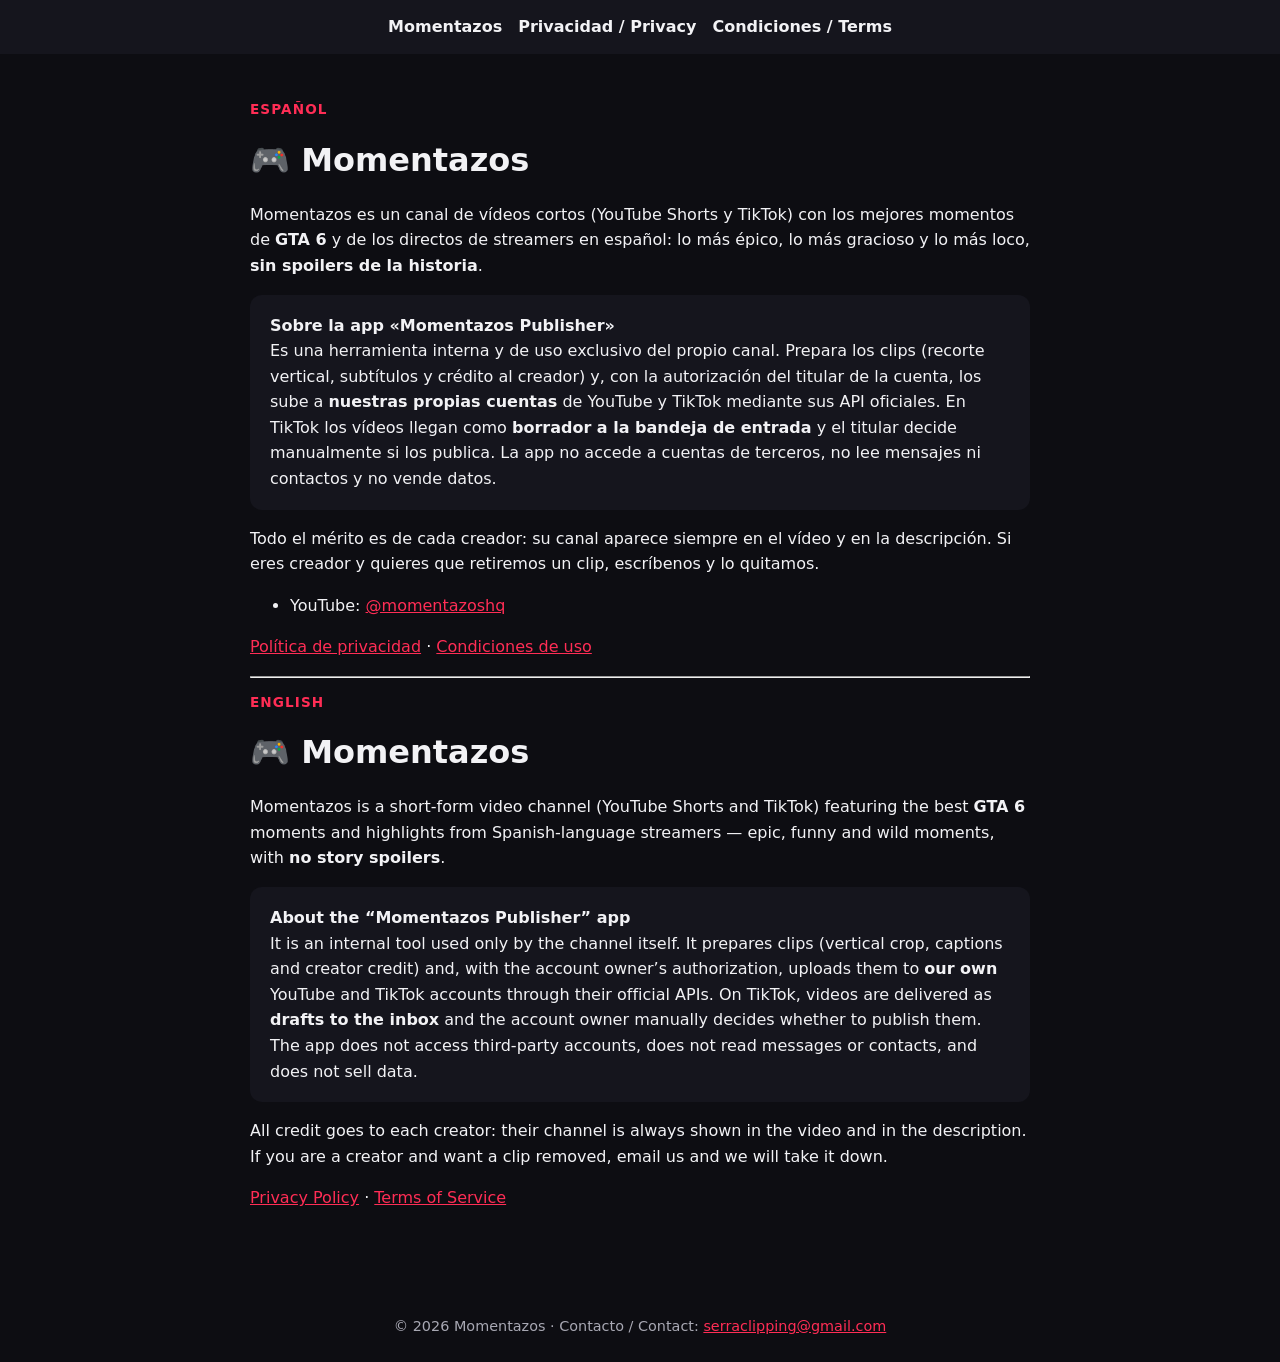
<file: index.html>
<!doctype html><html lang="es"><head><meta charset="utf-8"><meta name="viewport" content="width=device-width,initial-scale=1">
<title>Momentazos — Clips de GTA 6 y streamers en español</title>
<meta name="description" content="Momentazos: los mejores momentos de GTA 6 y de los directos de tus streamers favoritos, en vídeos cortos y en español, siempre con crédito al creador.">
<link rel="stylesheet" href="style.css"></head><body><nav><a href="index.html">Momentazos</a><a href="privacidad.html">Privacidad / Privacy</a><a href="condiciones.html">Condiciones / Terms</a></nav><main>
<p class="lang">Español</p>
<h1>🎮 Momentazos</h1>
<p>Momentazos es un canal de vídeos cortos (YouTube Shorts y TikTok) con los mejores momentos de <strong>GTA 6</strong> y de los directos de streamers en español: lo más épico, lo más gracioso y lo más loco, <strong>sin spoilers de la historia</strong>.</p>
<div class="card"><strong>Sobre la app «Momentazos Publisher»</strong><br>
Es una herramienta interna y de uso exclusivo del propio canal. Prepara los clips (recorte vertical, subtítulos y crédito al creador) y, con la autorización del titular de la cuenta, los sube a <strong>nuestras propias cuentas</strong> de YouTube y TikTok mediante sus API oficiales. En TikTok los vídeos llegan como <strong>borrador a la bandeja de entrada</strong> y el titular decide manualmente si los publica. La app no accede a cuentas de terceros, no lee mensajes ni contactos y no vende datos.</div>
<p>Todo el mérito es de cada creador: su canal aparece siempre en el vídeo y en la descripción. Si eres creador y quieres que retiremos un clip, escríbenos y lo quitamos.</p>
<ul><li>YouTube: <a href="https://www.youtube.com/@momentazoshq">@momentazoshq</a></li></ul>
<p><a href="privacidad.html">Política de privacidad</a> · <a href="condiciones.html">Condiciones de uso</a></p>
<hr>
<p class="lang">English</p>
<h1>🎮 Momentazos</h1>
<p>Momentazos is a short-form video channel (YouTube Shorts and TikTok) featuring the best <strong>GTA 6</strong> moments and highlights from Spanish-language streamers — epic, funny and wild moments, with <strong>no story spoilers</strong>.</p>
<div class="card"><strong>About the “Momentazos Publisher” app</strong><br>
It is an internal tool used only by the channel itself. It prepares clips (vertical crop, captions and creator credit) and, with the account owner’s authorization, uploads them to <strong>our own</strong> YouTube and TikTok accounts through their official APIs. On TikTok, videos are delivered as <strong>drafts to the inbox</strong> and the account owner manually decides whether to publish them. The app does not access third-party accounts, does not read messages or contacts, and does not sell data.</div>
<p>All credit goes to each creator: their channel is always shown in the video and in the description. If you are a creator and want a clip removed, email us and we will take it down.</p>
<p><a href="privacy.html">Privacy Policy</a> · <a href="terms.html">Terms of Service</a></p>
</main><footer>© 2026 Momentazos · Contacto / Contact: <a href="mailto:serraclipping@gmail.com">serraclipping@gmail.com</a></footer></body></html>
</file>
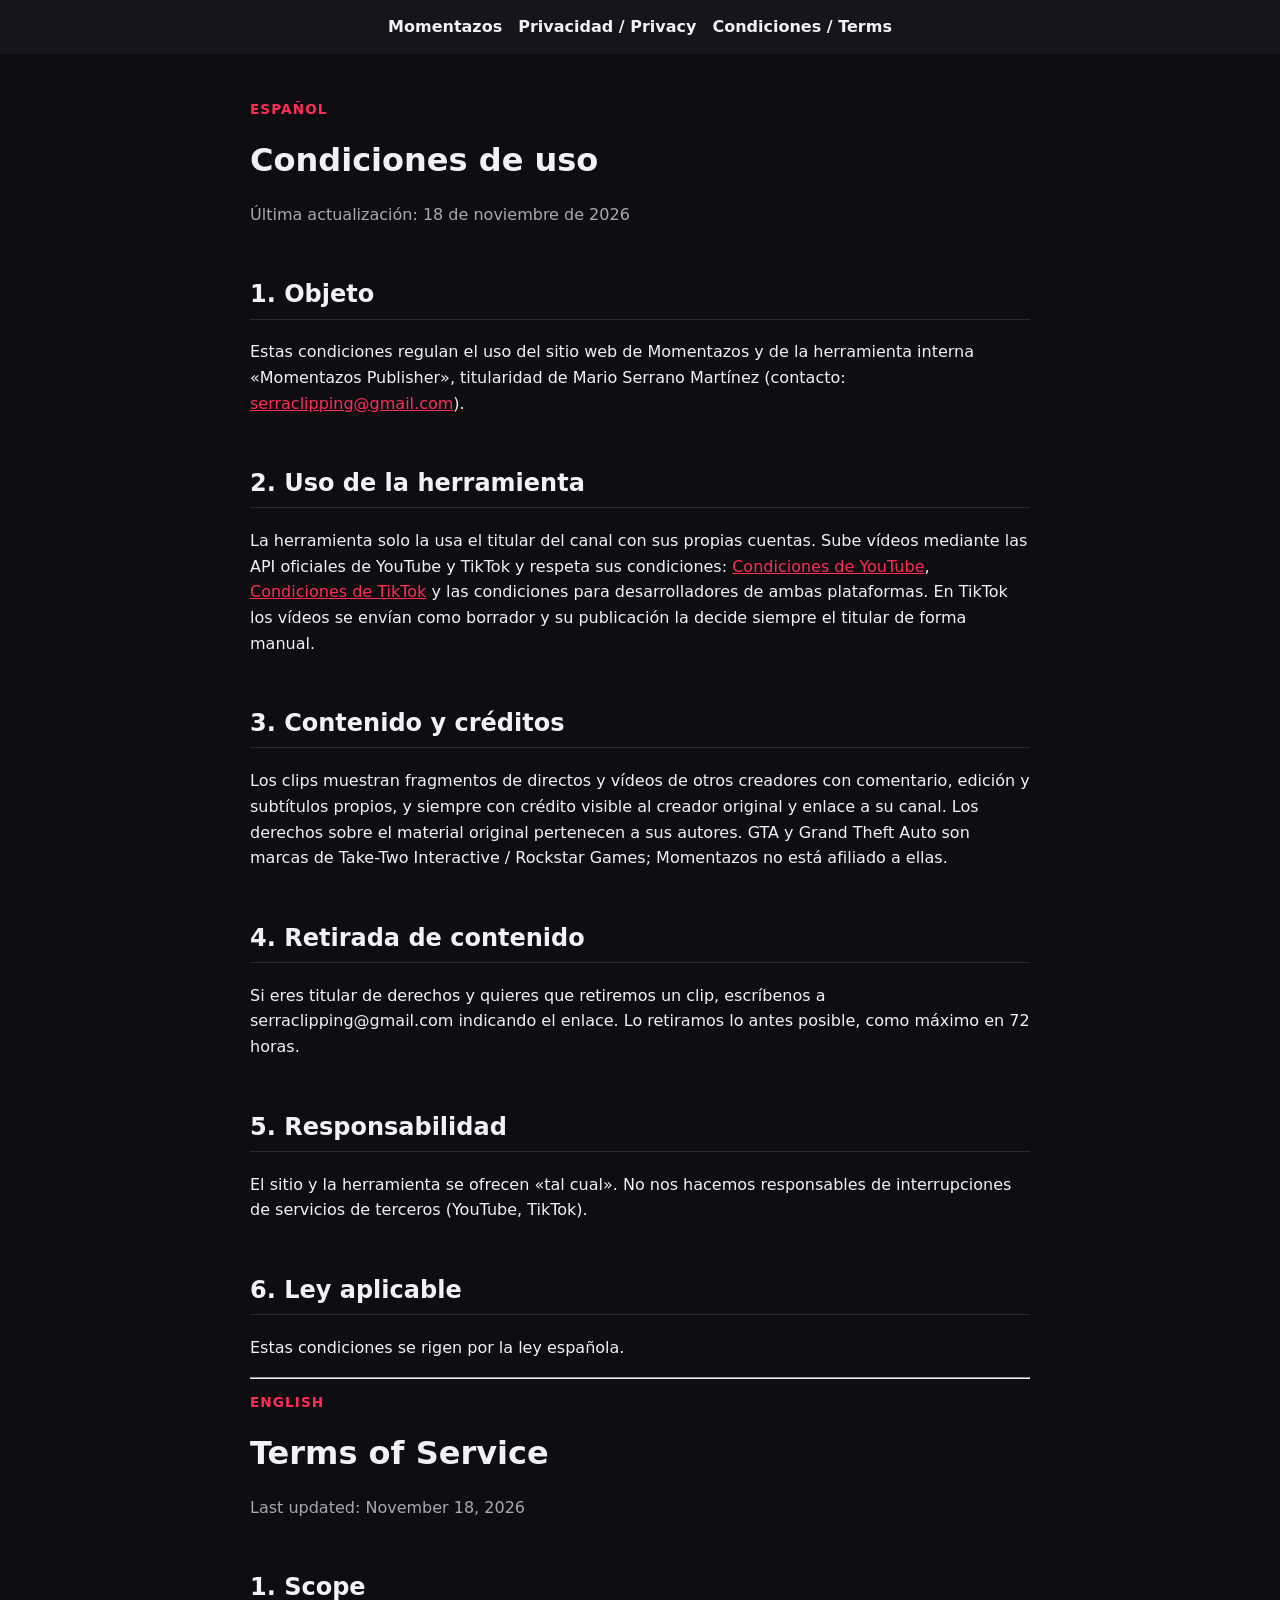
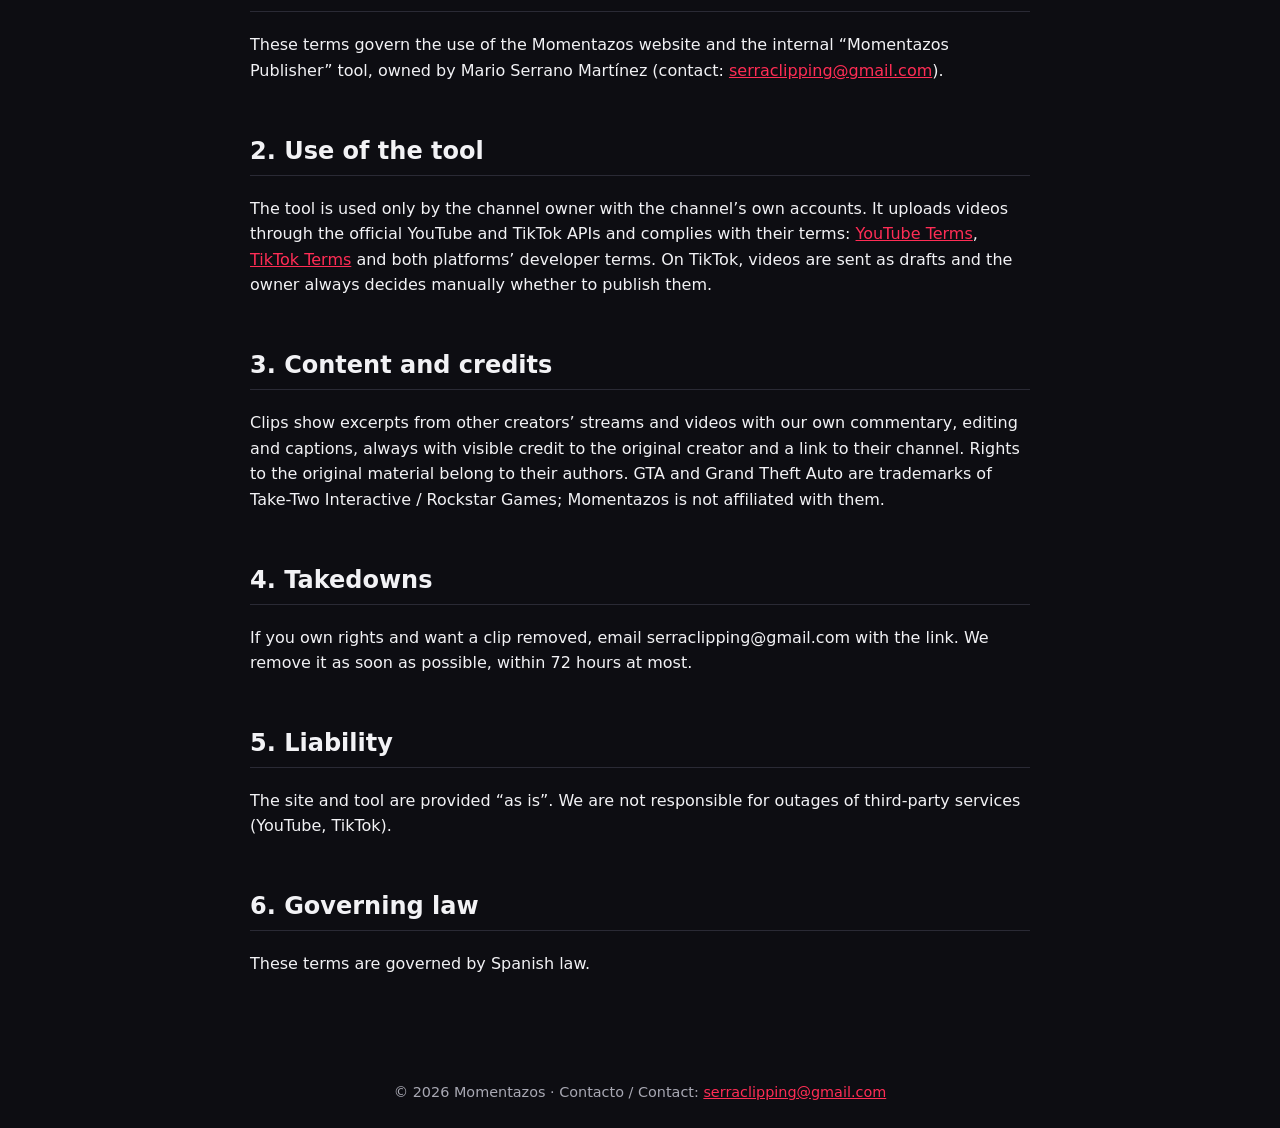
<file: condiciones.html>
<!doctype html><html lang="es"><head><meta charset="utf-8"><meta name="viewport" content="width=device-width,initial-scale=1">
<title>Condiciones de uso / Terms of Service — Momentazos</title><link rel="stylesheet" href="style.css"></head><body><nav><a href="index.html">Momentazos</a><a href="privacidad.html">Privacidad / Privacy</a><a href="condiciones.html">Condiciones / Terms</a></nav><main>
<p class="lang">Español</p>
<h1>Condiciones de uso</h1><p class="mut">Última actualización: 18 de noviembre de 2026</p>
<h2>1. Objeto</h2><p>Estas condiciones regulan el uso del sitio web de Momentazos y de la herramienta interna «Momentazos Publisher», titularidad de Mario Serrano Martínez (contacto: <a href="mailto:serraclipping@gmail.com">serraclipping@gmail.com</a>).</p>
<h2>2. Uso de la herramienta</h2><p>La herramienta solo la usa el titular del canal con sus propias cuentas. Sube vídeos mediante las API oficiales de YouTube y TikTok y respeta sus condiciones: <a href="https://www.youtube.com/t/terms">Condiciones de YouTube</a>, <a href="https://www.tiktok.com/legal/terms-of-service">Condiciones de TikTok</a> y las condiciones para desarrolladores de ambas plataformas. En TikTok los vídeos se envían como borrador y su publicación la decide siempre el titular de forma manual.</p>
<h2>3. Contenido y créditos</h2><p>Los clips muestran fragmentos de directos y vídeos de otros creadores con comentario, edición y subtítulos propios, y siempre con crédito visible al creador original y enlace a su canal. Los derechos sobre el material original pertenecen a sus autores. GTA y Grand Theft Auto son marcas de Take-Two Interactive / Rockstar Games; Momentazos no está afiliado a ellas.</p>
<h2>4. Retirada de contenido</h2><p>Si eres titular de derechos y quieres que retiremos un clip, escríbenos a serraclipping@gmail.com indicando el enlace. Lo retiramos lo antes posible, como máximo en 72 horas.</p>
<h2>5. Responsabilidad</h2><p>El sitio y la herramienta se ofrecen «tal cual». No nos hacemos responsables de interrupciones de servicios de terceros (YouTube, TikTok).</p>
<h2>6. Ley aplicable</h2><p>Estas condiciones se rigen por la ley española.</p>
<hr>
<p class="lang">English</p>
<h1 id="en">Terms of Service</h1><p class="mut">Last updated: November 18, 2026</p>
<h2>1. Scope</h2><p>These terms govern the use of the Momentazos website and the internal “Momentazos Publisher” tool, owned by Mario Serrano Martínez (contact: <a href="mailto:serraclipping@gmail.com">serraclipping@gmail.com</a>).</p>
<h2>2. Use of the tool</h2><p>The tool is used only by the channel owner with the channel’s own accounts. It uploads videos through the official YouTube and TikTok APIs and complies with their terms: <a href="https://www.youtube.com/t/terms">YouTube Terms</a>, <a href="https://www.tiktok.com/legal/terms-of-service">TikTok Terms</a> and both platforms’ developer terms. On TikTok, videos are sent as drafts and the owner always decides manually whether to publish them.</p>
<h2>3. Content and credits</h2><p>Clips show excerpts from other creators’ streams and videos with our own commentary, editing and captions, always with visible credit to the original creator and a link to their channel. Rights to the original material belong to their authors. GTA and Grand Theft Auto are trademarks of Take-Two Interactive / Rockstar Games; Momentazos is not affiliated with them.</p>
<h2>4. Takedowns</h2><p>If you own rights and want a clip removed, email serraclipping@gmail.com with the link. We remove it as soon as possible, within 72 hours at most.</p>
<h2>5. Liability</h2><p>The site and tool are provided “as is”. We are not responsible for outages of third-party services (YouTube, TikTok).</p>
<h2>6. Governing law</h2><p>These terms are governed by Spanish law.</p>
</main><footer>© 2026 Momentazos · Contacto / Contact: <a href="mailto:serraclipping@gmail.com">serraclipping@gmail.com</a></footer></body></html>
</file>
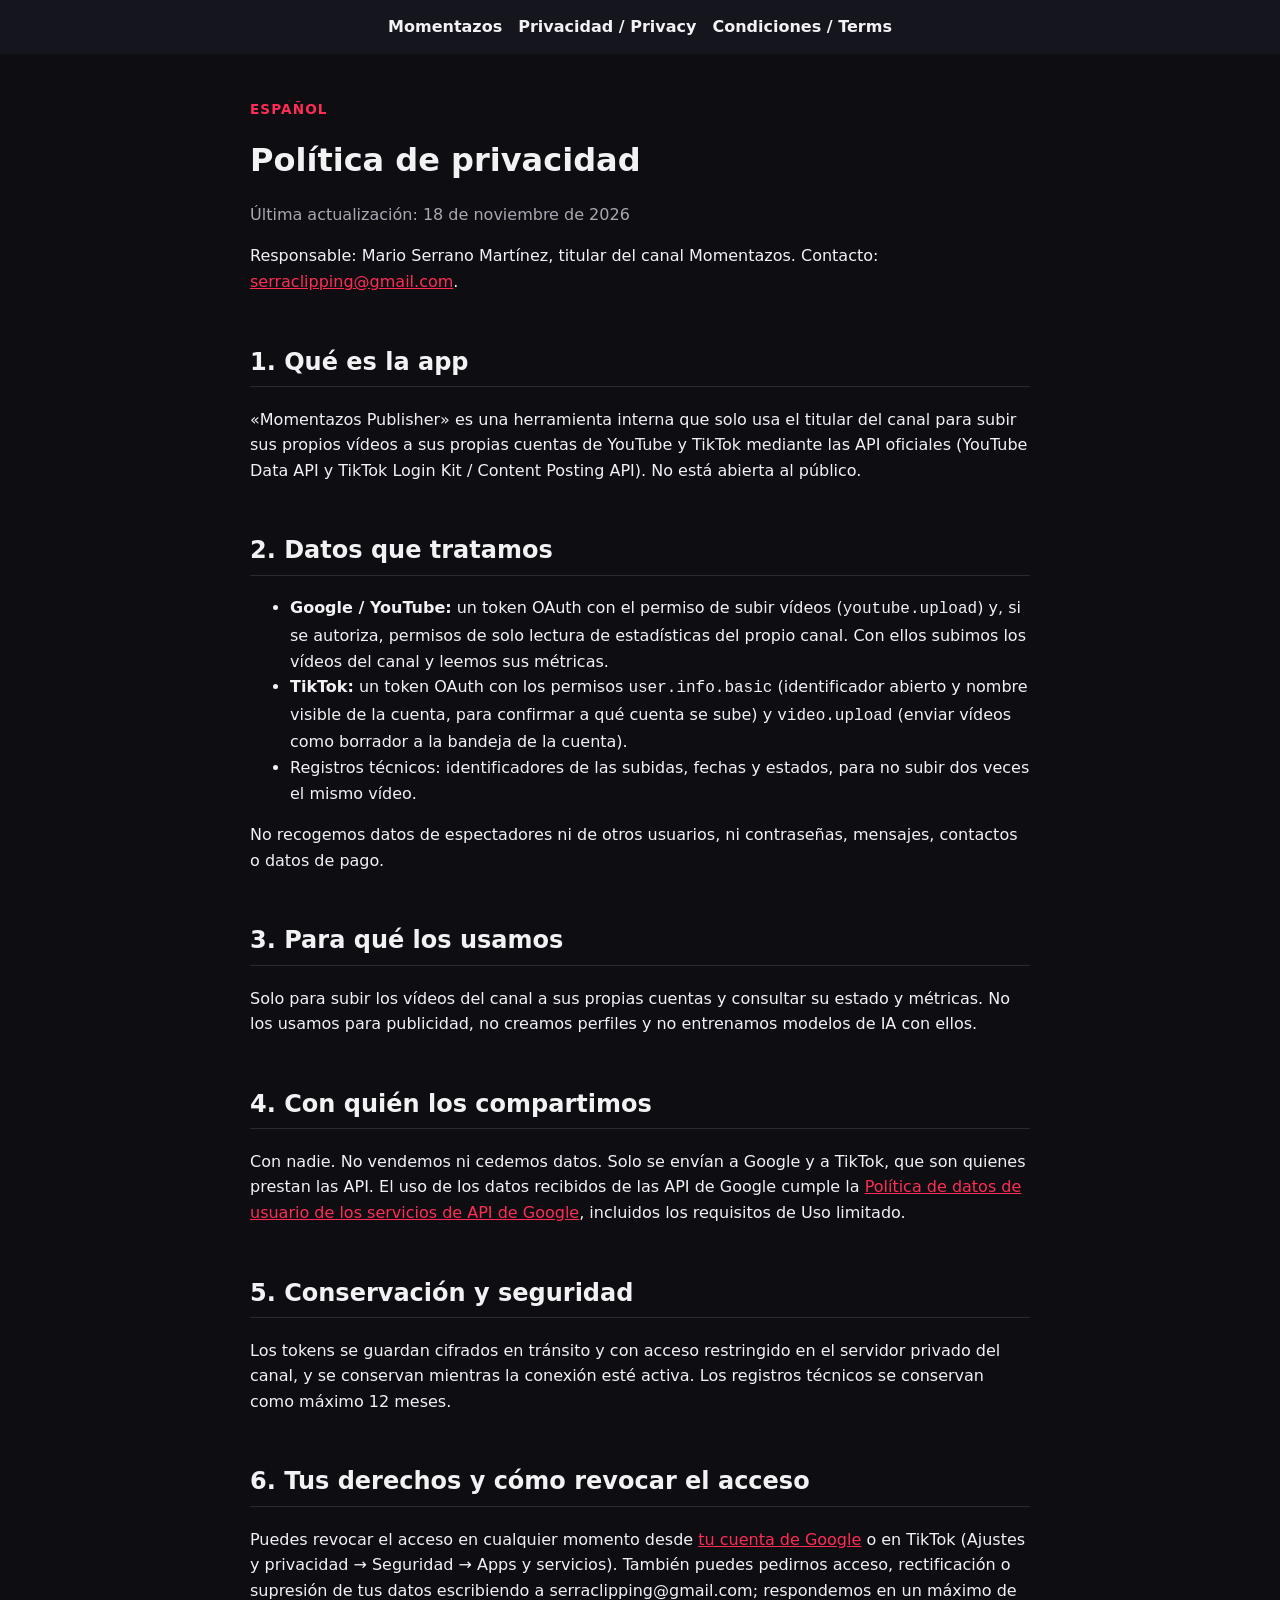
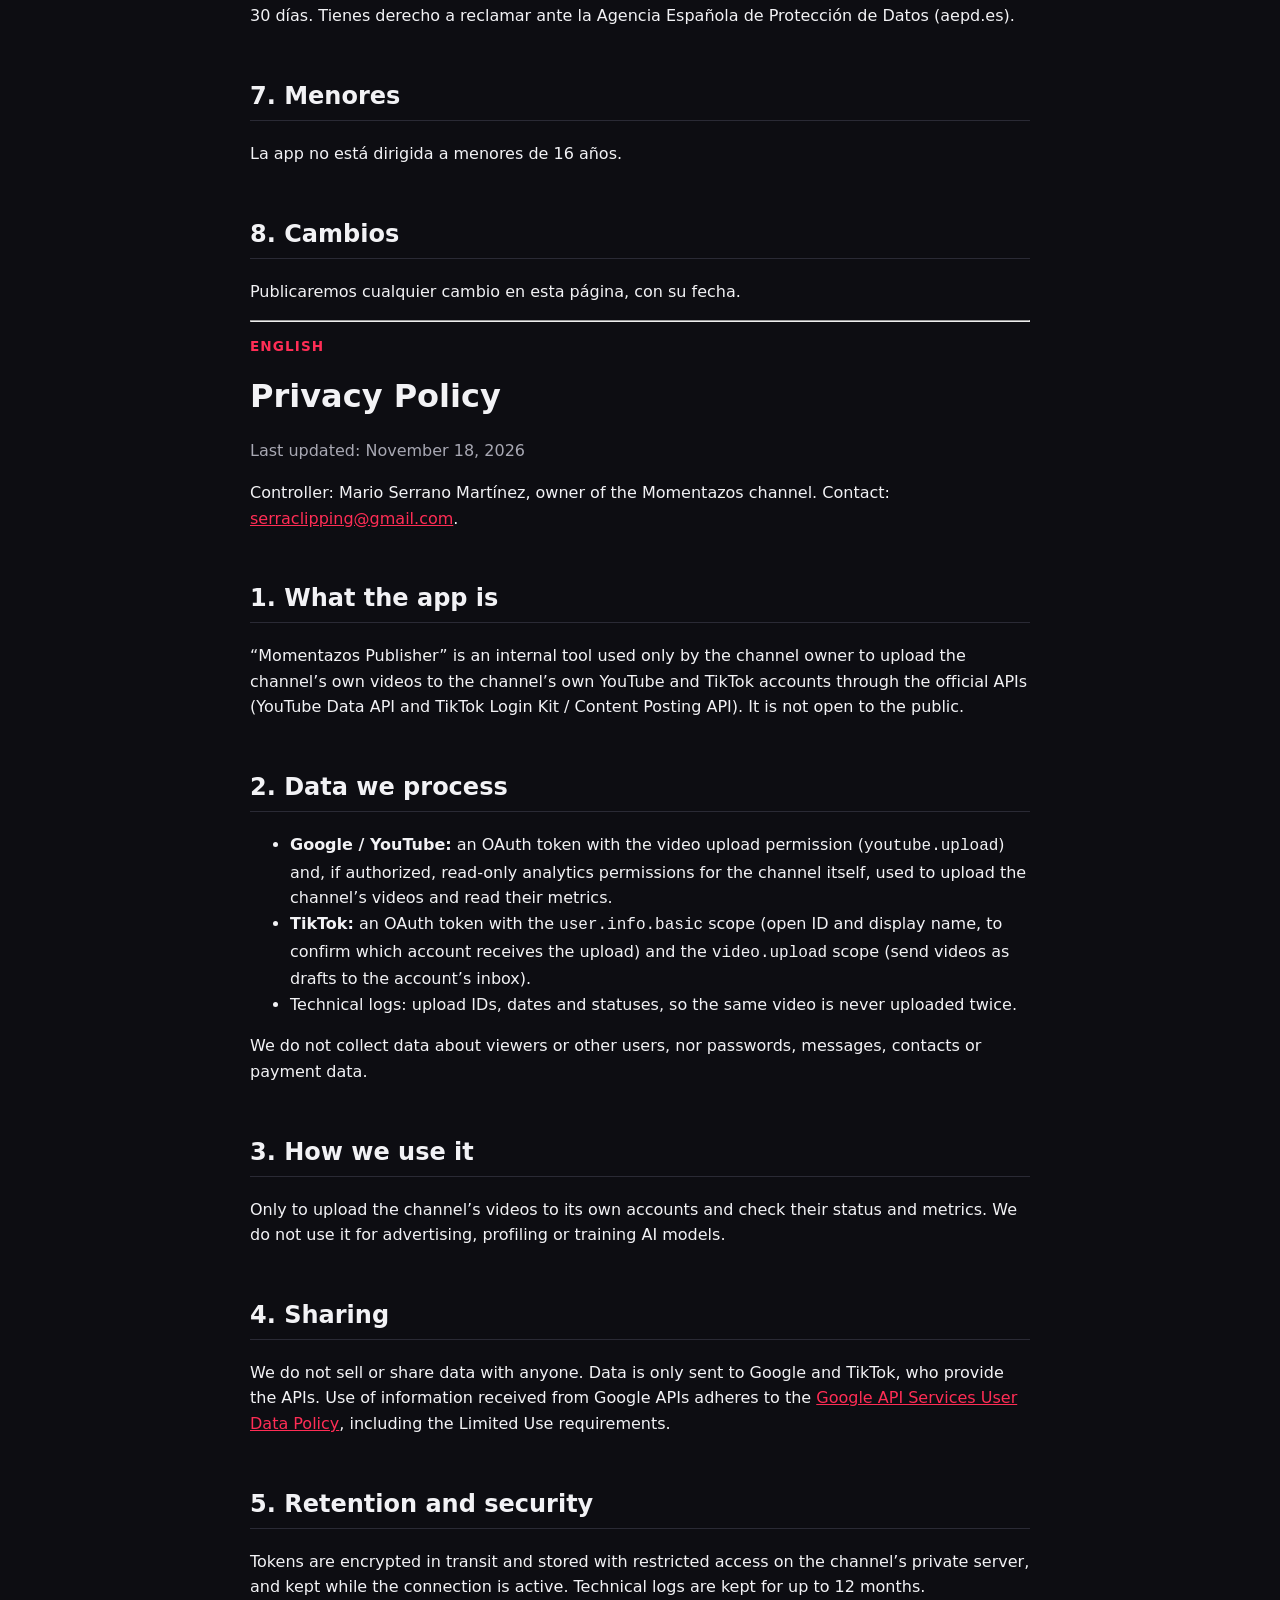
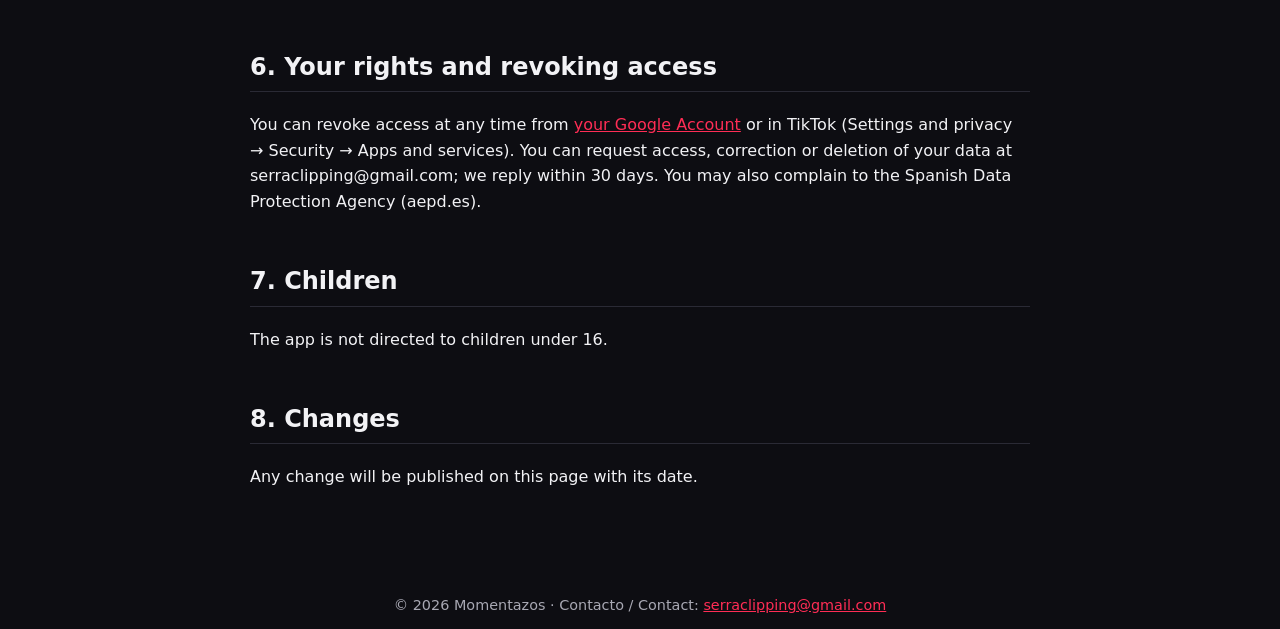
<file: privacidad.html>
<!doctype html><html lang="es"><head><meta charset="utf-8"><meta name="viewport" content="width=device-width,initial-scale=1">
<title>Política de privacidad / Privacy Policy — Momentazos</title><link rel="stylesheet" href="style.css"></head><body><nav><a href="index.html">Momentazos</a><a href="privacidad.html">Privacidad / Privacy</a><a href="condiciones.html">Condiciones / Terms</a></nav><main>
<p class="lang">Español</p>
<h1>Política de privacidad</h1><p class="mut">Última actualización: 18 de noviembre de 2026</p>
<p>Responsable: Mario Serrano Martínez, titular del canal Momentazos. Contacto: <a href="mailto:serraclipping@gmail.com">serraclipping@gmail.com</a>.</p>
<h2>1. Qué es la app</h2><p>«Momentazos Publisher» es una herramienta interna que solo usa el titular del canal para subir sus propios vídeos a sus propias cuentas de YouTube y TikTok mediante las API oficiales (YouTube Data API y TikTok Login Kit / Content Posting API). No está abierta al público.</p>
<h2>2. Datos que tratamos</h2><ul>
<li><strong>Google / YouTube:</strong> un token OAuth con el permiso de subir vídeos (<code>youtube.upload</code>) y, si se autoriza, permisos de solo lectura de estadísticas del propio canal. Con ellos subimos los vídeos del canal y leemos sus métricas.</li>
<li><strong>TikTok:</strong> un token OAuth con los permisos <code>user.info.basic</code> (identificador abierto y nombre visible de la cuenta, para confirmar a qué cuenta se sube) y <code>video.upload</code> (enviar vídeos como borrador a la bandeja de la cuenta).</li>
<li>Registros técnicos: identificadores de las subidas, fechas y estados, para no subir dos veces el mismo vídeo.</li></ul>
<p>No recogemos datos de espectadores ni de otros usuarios, ni contraseñas, mensajes, contactos o datos de pago.</p>
<h2>3. Para qué los usamos</h2><p>Solo para subir los vídeos del canal a sus propias cuentas y consultar su estado y métricas. No los usamos para publicidad, no creamos perfiles y no entrenamos modelos de IA con ellos.</p>
<h2>4. Con quién los compartimos</h2><p>Con nadie. No vendemos ni cedemos datos. Solo se envían a Google y a TikTok, que son quienes prestan las API. El uso de los datos recibidos de las API de Google cumple la <a href="https://developers.google.com/terms/api-services-user-data-policy">Política de datos de usuario de los servicios de API de Google</a>, incluidos los requisitos de Uso limitado.</p>
<h2>5. Conservación y seguridad</h2><p>Los tokens se guardan cifrados en tránsito y con acceso restringido en el servidor privado del canal, y se conservan mientras la conexión esté activa. Los registros técnicos se conservan como máximo 12 meses.</p>
<h2>6. Tus derechos y cómo revocar el acceso</h2><p>Puedes revocar el acceso en cualquier momento desde <a href="https://myaccount.google.com/permissions">tu cuenta de Google</a> o en TikTok (Ajustes y privacidad → Seguridad → Apps y servicios). También puedes pedirnos acceso, rectificación o supresión de tus datos escribiendo a serraclipping@gmail.com; respondemos en un máximo de 30 días. Tienes derecho a reclamar ante la Agencia Española de Protección de Datos (aepd.es).</p>
<h2>7. Menores</h2><p>La app no está dirigida a menores de 16 años.</p>
<h2>8. Cambios</h2><p>Publicaremos cualquier cambio en esta página, con su fecha.</p>
<hr>
<p class="lang">English</p>
<h1 id="en">Privacy Policy</h1><p class="mut">Last updated: November 18, 2026</p>
<p>Controller: Mario Serrano Martínez, owner of the Momentazos channel. Contact: <a href="mailto:serraclipping@gmail.com">serraclipping@gmail.com</a>.</p>
<h2>1. What the app is</h2><p>“Momentazos Publisher” is an internal tool used only by the channel owner to upload the channel’s own videos to the channel’s own YouTube and TikTok accounts through the official APIs (YouTube Data API and TikTok Login Kit / Content Posting API). It is not open to the public.</p>
<h2>2. Data we process</h2><ul>
<li><strong>Google / YouTube:</strong> an OAuth token with the video upload permission (<code>youtube.upload</code>) and, if authorized, read-only analytics permissions for the channel itself, used to upload the channel’s videos and read their metrics.</li>
<li><strong>TikTok:</strong> an OAuth token with the <code>user.info.basic</code> scope (open ID and display name, to confirm which account receives the upload) and the <code>video.upload</code> scope (send videos as drafts to the account’s inbox).</li>
<li>Technical logs: upload IDs, dates and statuses, so the same video is never uploaded twice.</li></ul>
<p>We do not collect data about viewers or other users, nor passwords, messages, contacts or payment data.</p>
<h2>3. How we use it</h2><p>Only to upload the channel’s videos to its own accounts and check their status and metrics. We do not use it for advertising, profiling or training AI models.</p>
<h2>4. Sharing</h2><p>We do not sell or share data with anyone. Data is only sent to Google and TikTok, who provide the APIs. Use of information received from Google APIs adheres to the <a href="https://developers.google.com/terms/api-services-user-data-policy">Google API Services User Data Policy</a>, including the Limited Use requirements.</p>
<h2>5. Retention and security</h2><p>Tokens are encrypted in transit and stored with restricted access on the channel’s private server, and kept while the connection is active. Technical logs are kept for up to 12 months.</p>
<h2>6. Your rights and revoking access</h2><p>You can revoke access at any time from <a href="https://myaccount.google.com/permissions">your Google Account</a> or in TikTok (Settings and privacy → Security → Apps and services). You can request access, correction or deletion of your data at serraclipping@gmail.com; we reply within 30 days. You may also complain to the Spanish Data Protection Agency (aepd.es).</p>
<h2>7. Children</h2><p>The app is not directed to children under 16.</p>
<h2>8. Changes</h2><p>Any change will be published on this page with its date.</p>
</main><footer>© 2026 Momentazos · Contacto / Contact: <a href="mailto:serraclipping@gmail.com">serraclipping@gmail.com</a></footer></body></html>
</file>
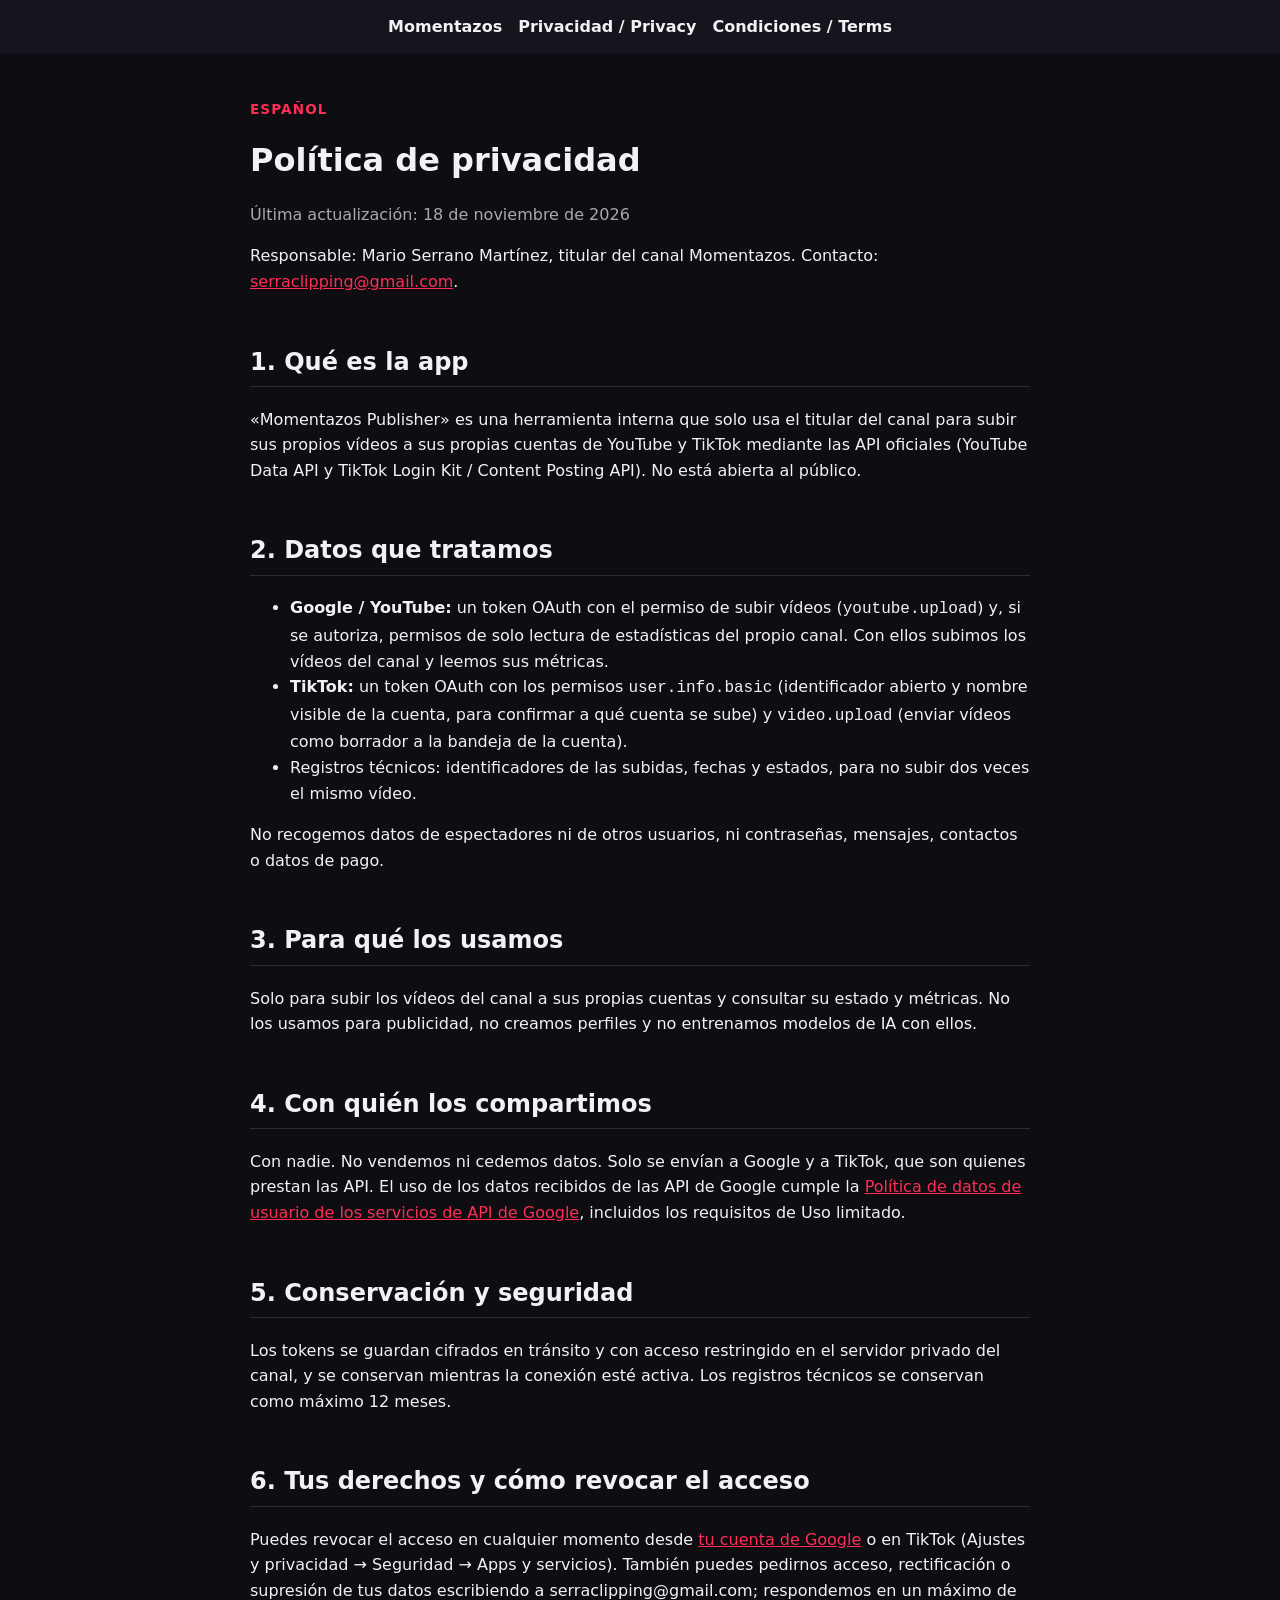
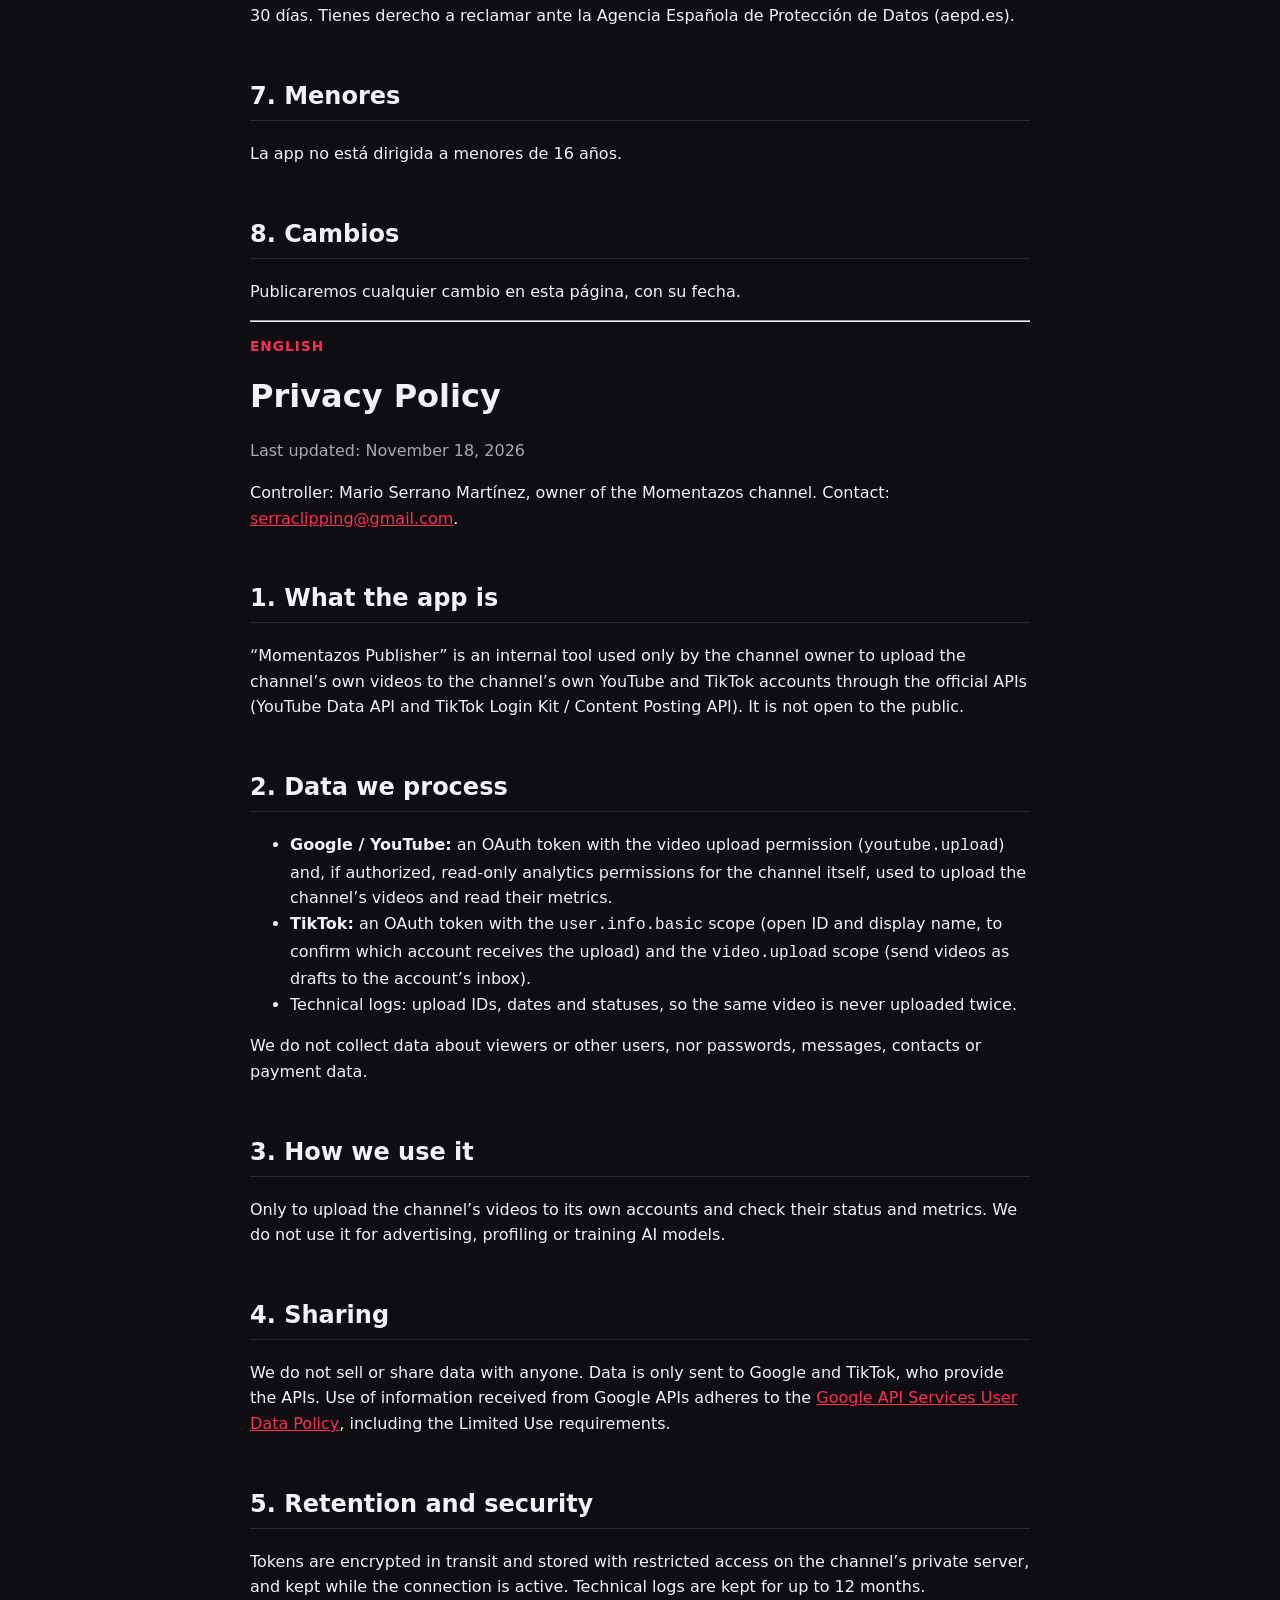
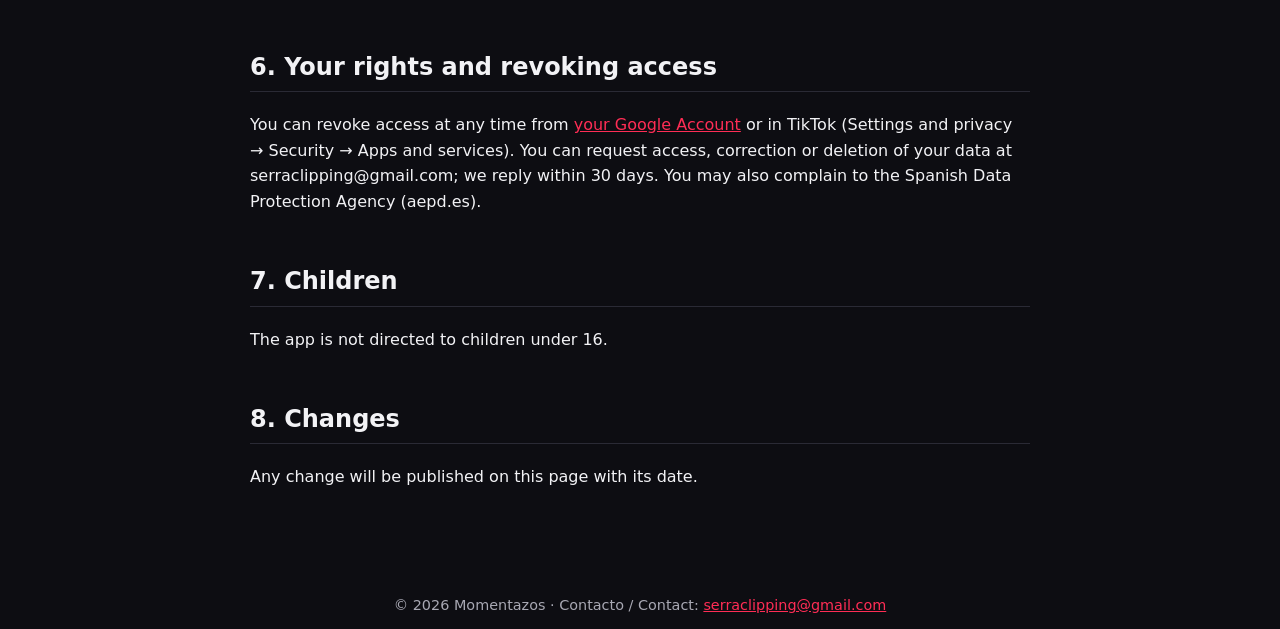
<file: privacy.html>
<!doctype html><html lang="en"><head><meta charset="utf-8"><meta name="viewport" content="width=device-width,initial-scale=1">
<title>Política de privacidad / Privacy Policy — Momentazos</title><link rel="stylesheet" href="style.css"></head><body><nav><a href="index.html">Momentazos</a><a href="privacidad.html">Privacidad / Privacy</a><a href="condiciones.html">Condiciones / Terms</a></nav><main>
<p class="lang">Español</p>
<h1>Política de privacidad</h1><p class="mut">Última actualización: 18 de noviembre de 2026</p>
<p>Responsable: Mario Serrano Martínez, titular del canal Momentazos. Contacto: <a href="mailto:serraclipping@gmail.com">serraclipping@gmail.com</a>.</p>
<h2>1. Qué es la app</h2><p>«Momentazos Publisher» es una herramienta interna que solo usa el titular del canal para subir sus propios vídeos a sus propias cuentas de YouTube y TikTok mediante las API oficiales (YouTube Data API y TikTok Login Kit / Content Posting API). No está abierta al público.</p>
<h2>2. Datos que tratamos</h2><ul>
<li><strong>Google / YouTube:</strong> un token OAuth con el permiso de subir vídeos (<code>youtube.upload</code>) y, si se autoriza, permisos de solo lectura de estadísticas del propio canal. Con ellos subimos los vídeos del canal y leemos sus métricas.</li>
<li><strong>TikTok:</strong> un token OAuth con los permisos <code>user.info.basic</code> (identificador abierto y nombre visible de la cuenta, para confirmar a qué cuenta se sube) y <code>video.upload</code> (enviar vídeos como borrador a la bandeja de la cuenta).</li>
<li>Registros técnicos: identificadores de las subidas, fechas y estados, para no subir dos veces el mismo vídeo.</li></ul>
<p>No recogemos datos de espectadores ni de otros usuarios, ni contraseñas, mensajes, contactos o datos de pago.</p>
<h2>3. Para qué los usamos</h2><p>Solo para subir los vídeos del canal a sus propias cuentas y consultar su estado y métricas. No los usamos para publicidad, no creamos perfiles y no entrenamos modelos de IA con ellos.</p>
<h2>4. Con quién los compartimos</h2><p>Con nadie. No vendemos ni cedemos datos. Solo se envían a Google y a TikTok, que son quienes prestan las API. El uso de los datos recibidos de las API de Google cumple la <a href="https://developers.google.com/terms/api-services-user-data-policy">Política de datos de usuario de los servicios de API de Google</a>, incluidos los requisitos de Uso limitado.</p>
<h2>5. Conservación y seguridad</h2><p>Los tokens se guardan cifrados en tránsito y con acceso restringido en el servidor privado del canal, y se conservan mientras la conexión esté activa. Los registros técnicos se conservan como máximo 12 meses.</p>
<h2>6. Tus derechos y cómo revocar el acceso</h2><p>Puedes revocar el acceso en cualquier momento desde <a href="https://myaccount.google.com/permissions">tu cuenta de Google</a> o en TikTok (Ajustes y privacidad → Seguridad → Apps y servicios). También puedes pedirnos acceso, rectificación o supresión de tus datos escribiendo a serraclipping@gmail.com; respondemos en un máximo de 30 días. Tienes derecho a reclamar ante la Agencia Española de Protección de Datos (aepd.es).</p>
<h2>7. Menores</h2><p>La app no está dirigida a menores de 16 años.</p>
<h2>8. Cambios</h2><p>Publicaremos cualquier cambio en esta página, con su fecha.</p>
<hr>
<p class="lang">English</p>
<h1 id="en">Privacy Policy</h1><p class="mut">Last updated: November 18, 2026</p>
<p>Controller: Mario Serrano Martínez, owner of the Momentazos channel. Contact: <a href="mailto:serraclipping@gmail.com">serraclipping@gmail.com</a>.</p>
<h2>1. What the app is</h2><p>“Momentazos Publisher” is an internal tool used only by the channel owner to upload the channel’s own videos to the channel’s own YouTube and TikTok accounts through the official APIs (YouTube Data API and TikTok Login Kit / Content Posting API). It is not open to the public.</p>
<h2>2. Data we process</h2><ul>
<li><strong>Google / YouTube:</strong> an OAuth token with the video upload permission (<code>youtube.upload</code>) and, if authorized, read-only analytics permissions for the channel itself, used to upload the channel’s videos and read their metrics.</li>
<li><strong>TikTok:</strong> an OAuth token with the <code>user.info.basic</code> scope (open ID and display name, to confirm which account receives the upload) and the <code>video.upload</code> scope (send videos as drafts to the account’s inbox).</li>
<li>Technical logs: upload IDs, dates and statuses, so the same video is never uploaded twice.</li></ul>
<p>We do not collect data about viewers or other users, nor passwords, messages, contacts or payment data.</p>
<h2>3. How we use it</h2><p>Only to upload the channel’s videos to its own accounts and check their status and metrics. We do not use it for advertising, profiling or training AI models.</p>
<h2>4. Sharing</h2><p>We do not sell or share data with anyone. Data is only sent to Google and TikTok, who provide the APIs. Use of information received from Google APIs adheres to the <a href="https://developers.google.com/terms/api-services-user-data-policy">Google API Services User Data Policy</a>, including the Limited Use requirements.</p>
<h2>5. Retention and security</h2><p>Tokens are encrypted in transit and stored with restricted access on the channel’s private server, and kept while the connection is active. Technical logs are kept for up to 12 months.</p>
<h2>6. Your rights and revoking access</h2><p>You can revoke access at any time from <a href="https://myaccount.google.com/permissions">your Google Account</a> or in TikTok (Settings and privacy → Security → Apps and services). You can request access, correction or deletion of your data at serraclipping@gmail.com; we reply within 30 days. You may also complain to the Spanish Data Protection Agency (aepd.es).</p>
<h2>7. Children</h2><p>The app is not directed to children under 16.</p>
<h2>8. Changes</h2><p>Any change will be published on this page with its date.</p>
</main><footer>© 2026 Momentazos · Contacto / Contact: <a href="mailto:serraclipping@gmail.com">serraclipping@gmail.com</a></footer></body></html>
</file>
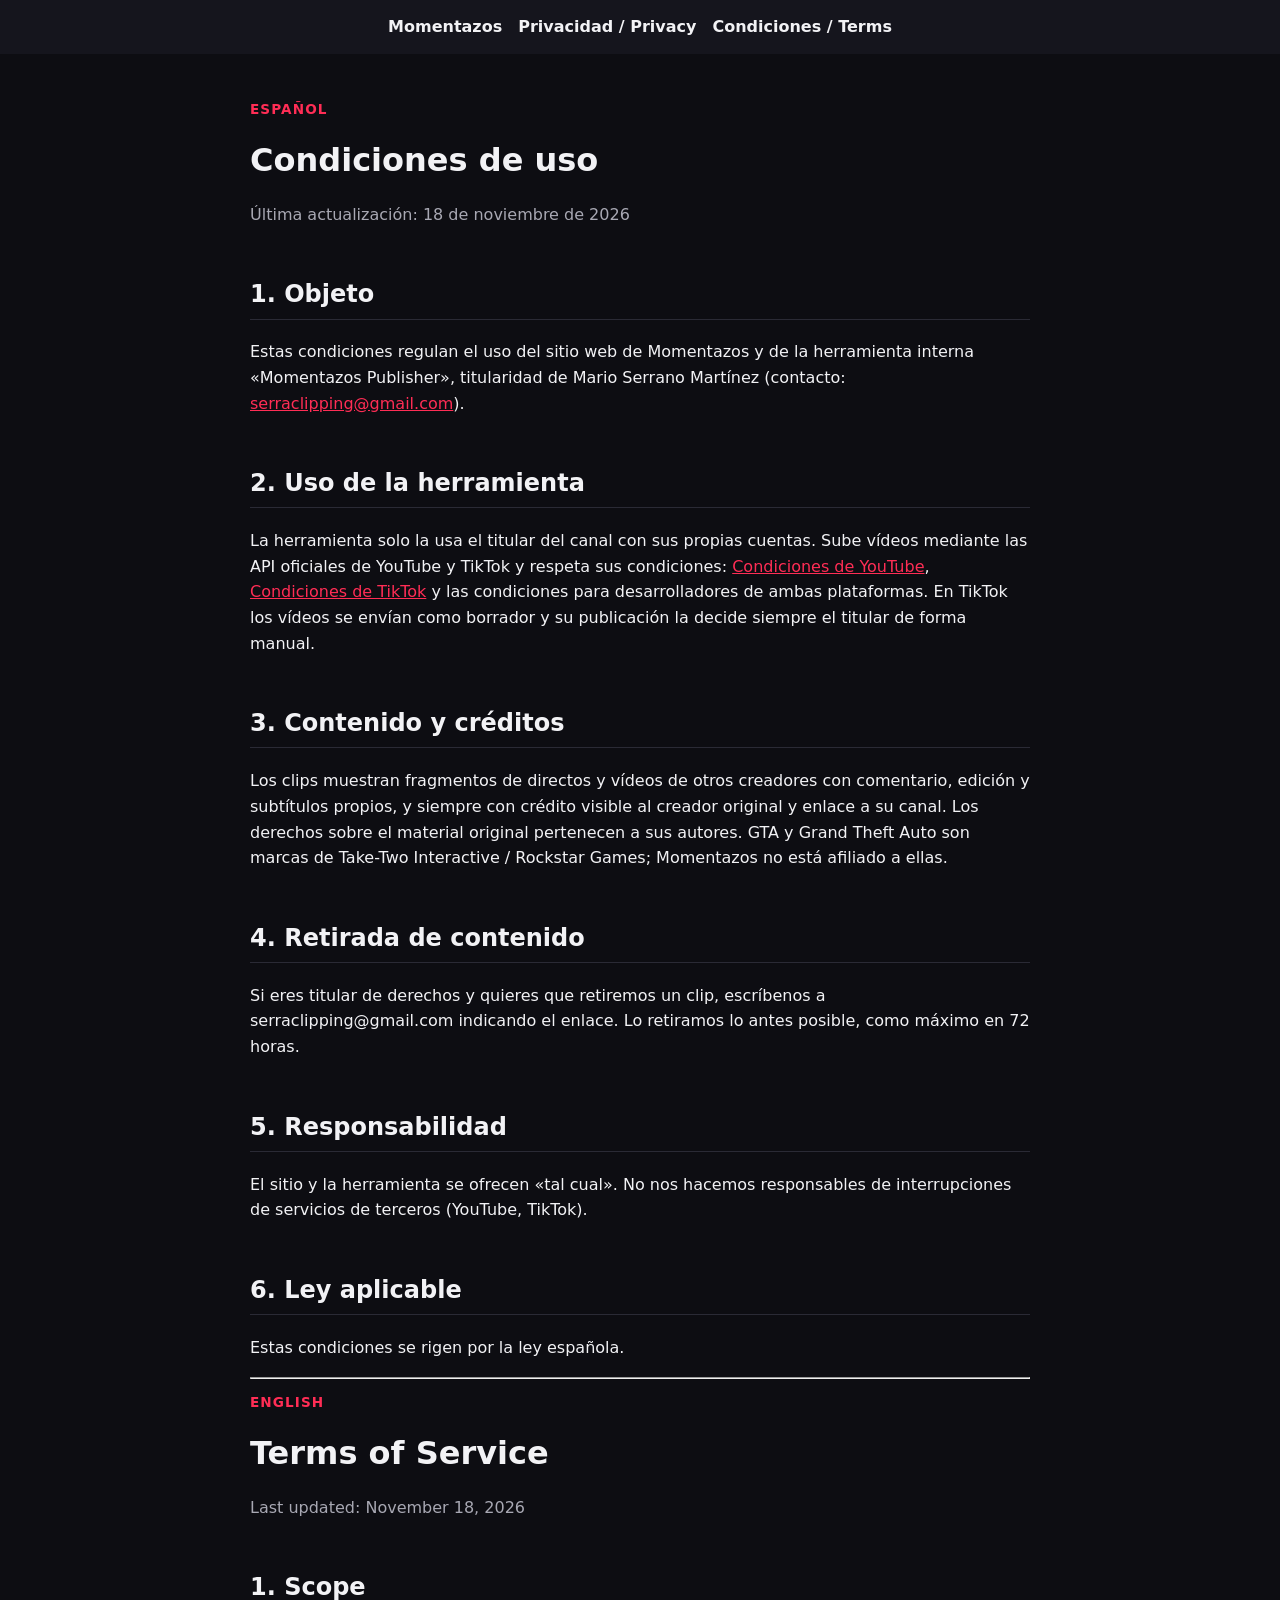
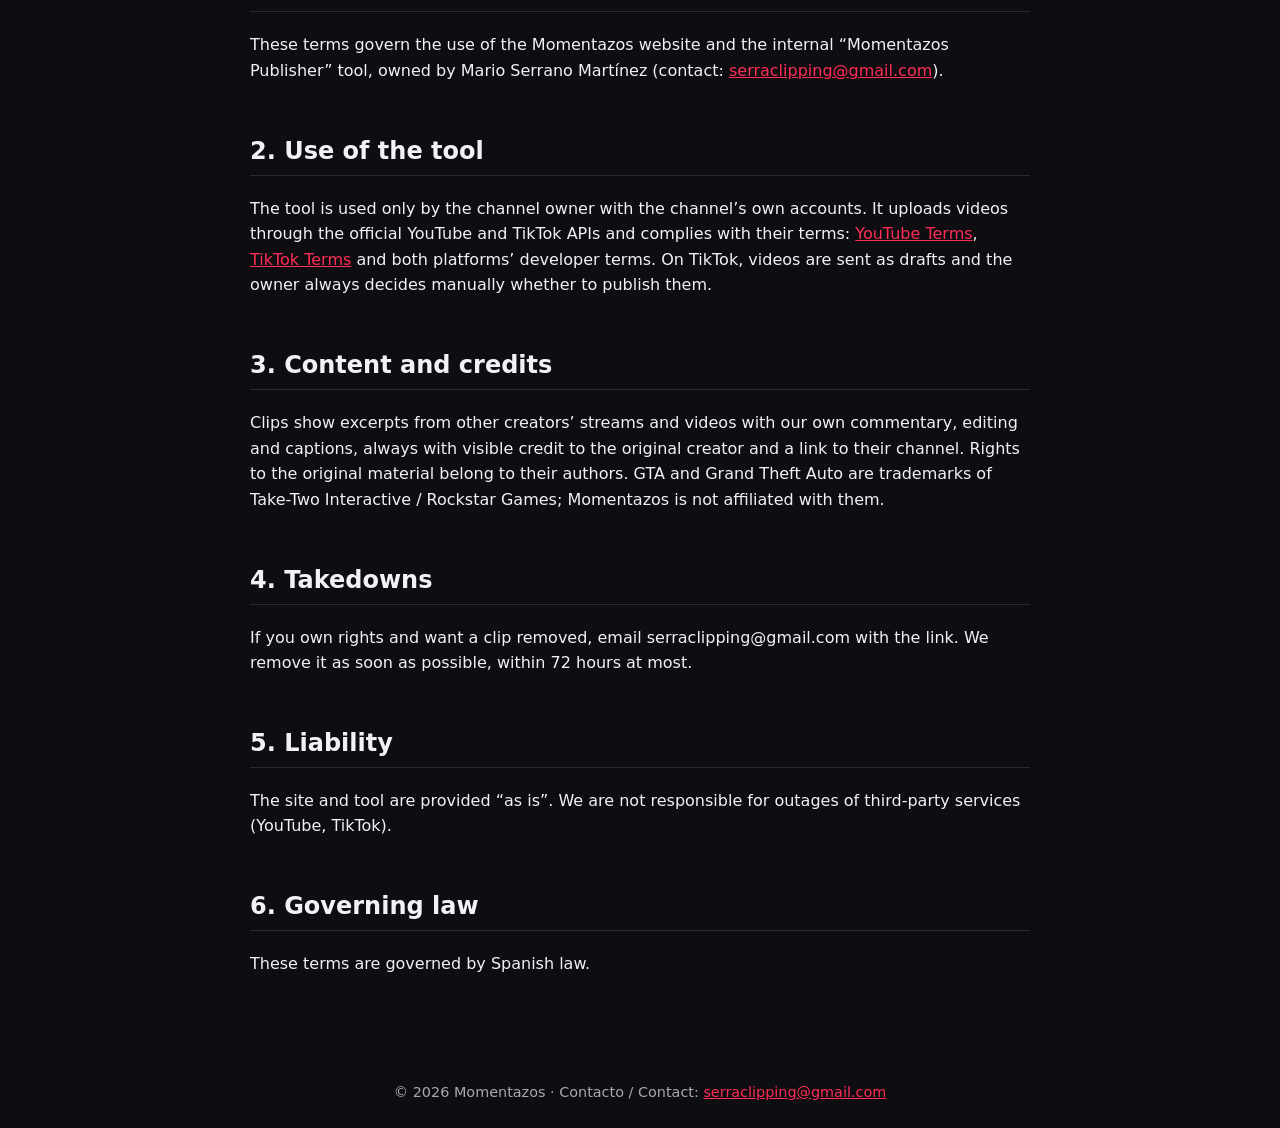
<file: terms.html>
<!doctype html><html lang="en"><head><meta charset="utf-8"><meta name="viewport" content="width=device-width,initial-scale=1">
<title>Condiciones de uso / Terms of Service — Momentazos</title><link rel="stylesheet" href="style.css"></head><body><nav><a href="index.html">Momentazos</a><a href="privacidad.html">Privacidad / Privacy</a><a href="condiciones.html">Condiciones / Terms</a></nav><main>
<p class="lang">Español</p>
<h1>Condiciones de uso</h1><p class="mut">Última actualización: 18 de noviembre de 2026</p>
<h2>1. Objeto</h2><p>Estas condiciones regulan el uso del sitio web de Momentazos y de la herramienta interna «Momentazos Publisher», titularidad de Mario Serrano Martínez (contacto: <a href="mailto:serraclipping@gmail.com">serraclipping@gmail.com</a>).</p>
<h2>2. Uso de la herramienta</h2><p>La herramienta solo la usa el titular del canal con sus propias cuentas. Sube vídeos mediante las API oficiales de YouTube y TikTok y respeta sus condiciones: <a href="https://www.youtube.com/t/terms">Condiciones de YouTube</a>, <a href="https://www.tiktok.com/legal/terms-of-service">Condiciones de TikTok</a> y las condiciones para desarrolladores de ambas plataformas. En TikTok los vídeos se envían como borrador y su publicación la decide siempre el titular de forma manual.</p>
<h2>3. Contenido y créditos</h2><p>Los clips muestran fragmentos de directos y vídeos de otros creadores con comentario, edición y subtítulos propios, y siempre con crédito visible al creador original y enlace a su canal. Los derechos sobre el material original pertenecen a sus autores. GTA y Grand Theft Auto son marcas de Take-Two Interactive / Rockstar Games; Momentazos no está afiliado a ellas.</p>
<h2>4. Retirada de contenido</h2><p>Si eres titular de derechos y quieres que retiremos un clip, escríbenos a serraclipping@gmail.com indicando el enlace. Lo retiramos lo antes posible, como máximo en 72 horas.</p>
<h2>5. Responsabilidad</h2><p>El sitio y la herramienta se ofrecen «tal cual». No nos hacemos responsables de interrupciones de servicios de terceros (YouTube, TikTok).</p>
<h2>6. Ley aplicable</h2><p>Estas condiciones se rigen por la ley española.</p>
<hr>
<p class="lang">English</p>
<h1 id="en">Terms of Service</h1><p class="mut">Last updated: November 18, 2026</p>
<h2>1. Scope</h2><p>These terms govern the use of the Momentazos website and the internal “Momentazos Publisher” tool, owned by Mario Serrano Martínez (contact: <a href="mailto:serraclipping@gmail.com">serraclipping@gmail.com</a>).</p>
<h2>2. Use of the tool</h2><p>The tool is used only by the channel owner with the channel’s own accounts. It uploads videos through the official YouTube and TikTok APIs and complies with their terms: <a href="https://www.youtube.com/t/terms">YouTube Terms</a>, <a href="https://www.tiktok.com/legal/terms-of-service">TikTok Terms</a> and both platforms’ developer terms. On TikTok, videos are sent as drafts and the owner always decides manually whether to publish them.</p>
<h2>3. Content and credits</h2><p>Clips show excerpts from other creators’ streams and videos with our own commentary, editing and captions, always with visible credit to the original creator and a link to their channel. Rights to the original material belong to their authors. GTA and Grand Theft Auto are trademarks of Take-Two Interactive / Rockstar Games; Momentazos is not affiliated with them.</p>
<h2>4. Takedowns</h2><p>If you own rights and want a clip removed, email serraclipping@gmail.com with the link. We remove it as soon as possible, within 72 hours at most.</p>
<h2>5. Liability</h2><p>The site and tool are provided “as is”. We are not responsible for outages of third-party services (YouTube, TikTok).</p>
<h2>6. Governing law</h2><p>These terms are governed by Spanish law.</p>
</main><footer>© 2026 Momentazos · Contacto / Contact: <a href="mailto:serraclipping@gmail.com">serraclipping@gmail.com</a></footer></body></html>
</file>
<file: style.css>
:root{--bg:#0d0d12;--fg:#f2f2f5;--mut:#a8a8b3;--acc:#ff2d55}
*{box-sizing:border-box}body{margin:0;font:16px/1.6 system-ui,-apple-system,Segoe UI,Roboto,sans-serif;background:var(--bg);color:var(--fg)}
main{max-width:820px;margin:0 auto;padding:32px 20px 64px}h1{font-size:2rem;margin:.2em 0}h2{margin-top:2em;border-bottom:1px solid #2a2a35;padding-bottom:.2em}
a{color:var(--acc)}nav{display:flex;gap:16px;flex-wrap:wrap;padding:14px 20px;background:#15151d;justify-content:center}nav a{color:var(--fg);text-decoration:none;font-weight:600}
.mut{color:var(--mut)}.card{background:#15151d;border-radius:12px;padding:18px 20px;margin:16px 0}footer{text-align:center;color:var(--mut);font-size:.9rem;padding:24px}
.lang{font-size:.85rem;text-transform:uppercase;letter-spacing:.08em;color:var(--acc);font-weight:700}
</file>
